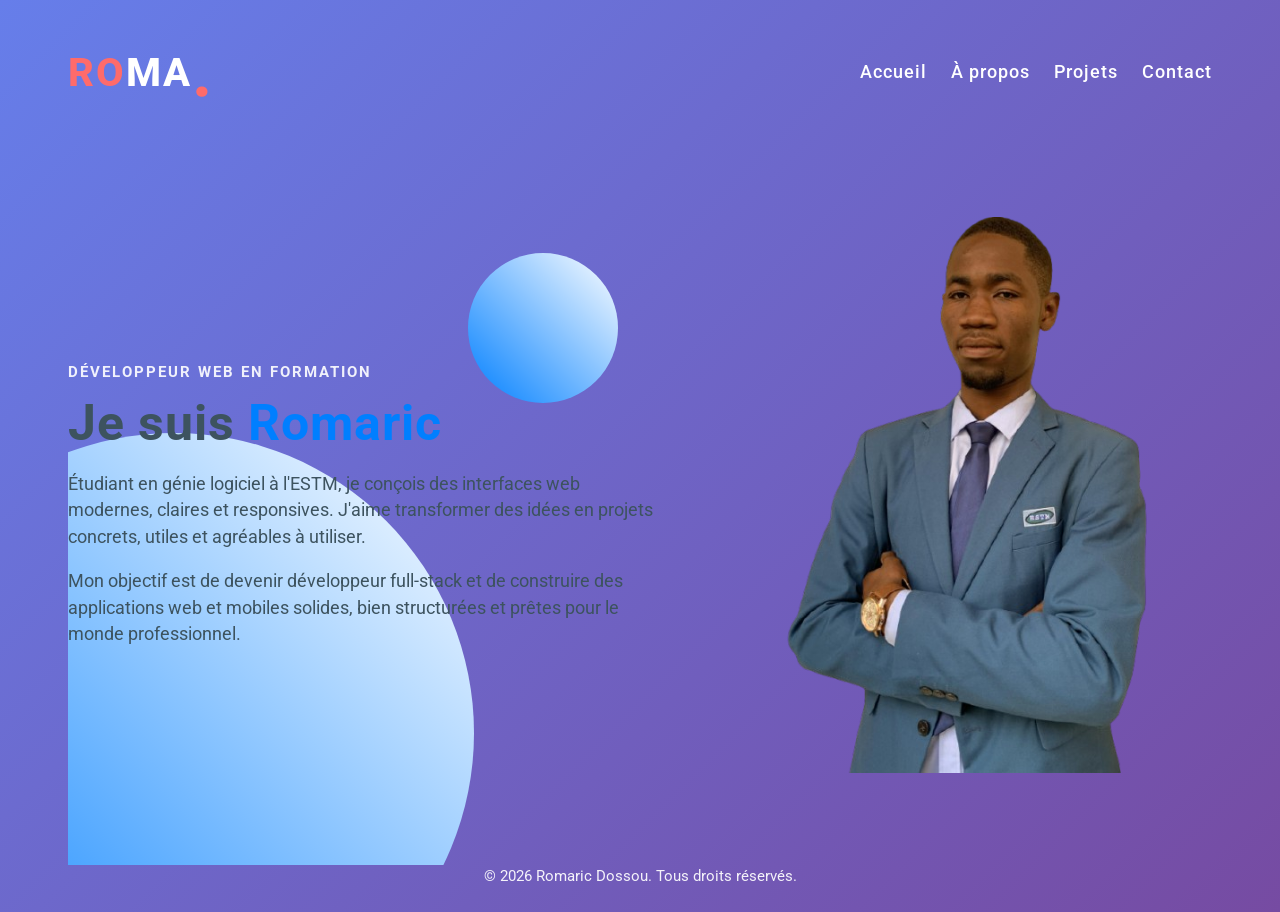
<file: index.html>
<!DOCTYPE html>
<html lang="fr">
<head>
    <meta charset="UTF-8">
    <meta name="viewport" content="width=device-width, initial-scale=1.0">
    <title>Portfolio | Accueil</title>
    <link rel="stylesheet" href="./css/style.css">
    <link href="https://fonts.googleapis.com/css2?family=Roboto:wght@300;400;700&display=swap" rel="stylesheet">
</head>
<body class="container">
    <header>
        <nav class="entete">
            <a class="logo" href="./index.html" aria-label="Retour à l'accueil">
                <span>Ro</span>ma<b>.</b>
            </a>
            <ul class="menu">
                <li><a href="./index.html">Accueil</a></li>
                <li><a href="./pages/about.html">À propos</a></li>
                <li><a href="./pages/projets.html">Projets</a></li>
                <li><a href="./pages/contact.html">Contact</a></li>
            </ul>
        </nav>
    </header>

    <main>
        <section class="corps">
            <div class="Cgauche">
                <p class="eyebrow">Développeur web en formation</p>
                <h1><span class="textB">Je suis <span class="textC">Romaric</span></span></h1>
                <p>
                    Étudiant en génie logiciel à l'ESTM, je conçois des interfaces web modernes, claires et
                    responsives. J'aime transformer des idées en projets concrets, utiles et agréables à utiliser.
                </p>
                <p>
                    Mon objectif est de devenir développeur full-stack et de construire des applications web et
                    mobiles solides, bien structurées et prêtes pour le monde professionnel.
                </p>
            </div>
            <div class="Cdroite">
                <img src="./images/moi-removebg-preview (1).png" alt="Portrait de Romaric Dossou">
            </div>
        </section>
    </main>

    <footer>
        <p>&copy; 2026 Romaric Dossou. Tous droits réservés.</p>
    </footer>
</body>
</html>
</file>
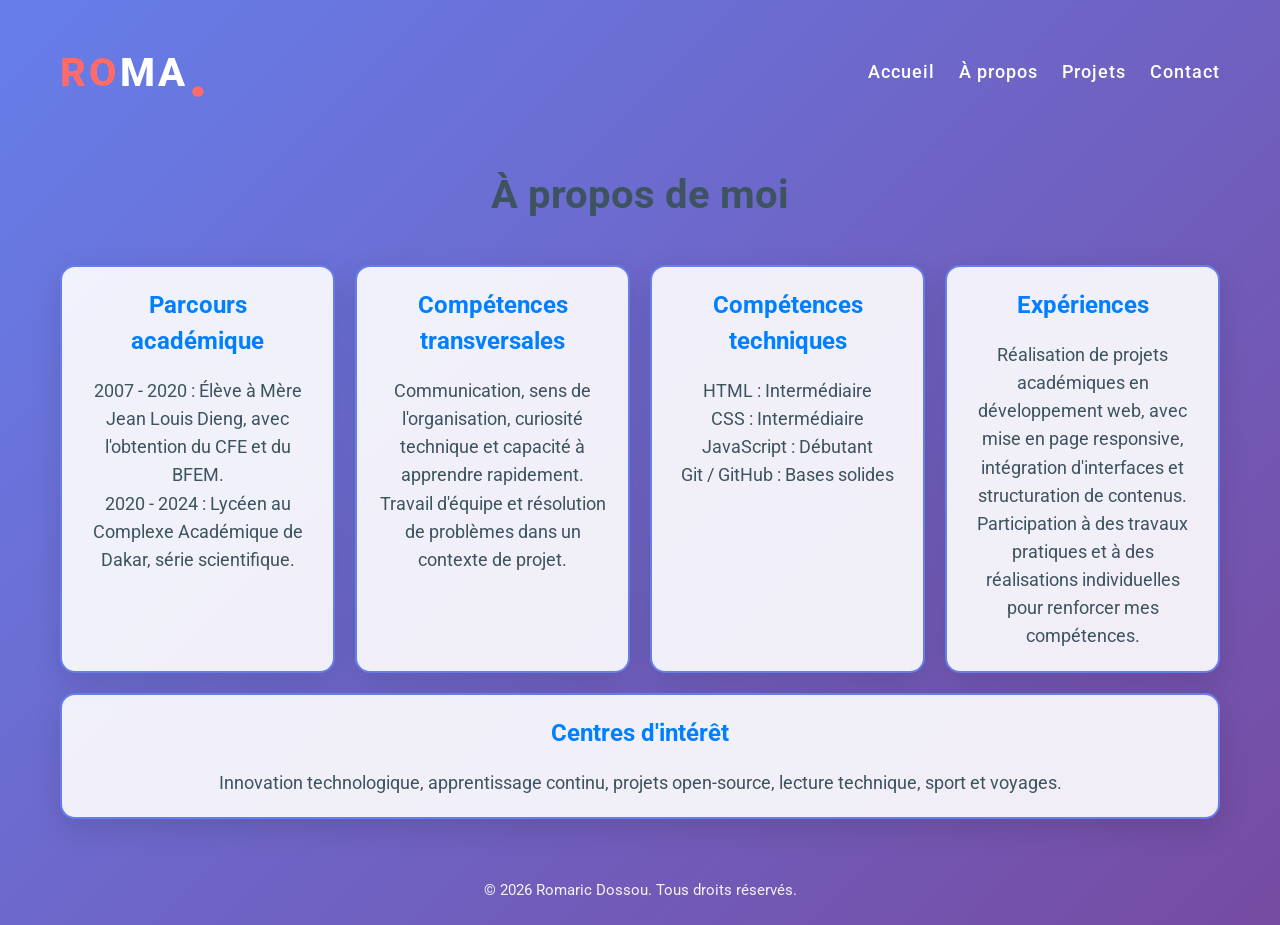
<file: html/about.html>
<!DOCTYPE html>
<html lang="fr">
<head>
    <meta charset="UTF-8">
    <meta name="viewport" content="width=device-width, initial-scale=1.0">
    <title>Portfolio | À propos</title>
    <link rel="stylesheet" href="./css/style.css">
    <link href="https://fonts.googleapis.com/css2?family=Roboto:wght@300;400;700&display=swap" rel="stylesheet">
</head>
<body class="container">
    <header>
        <nav class="entete">
            <a class="logo" href="./index.html" aria-label="Retour à l'accueil"><span>Ro</span>ma<b>.</b></a>
            <ul class="menu">
                <li><a href="./index.html">Accueil</a></li>
                <li><a href="./about.html">À propos</a></li>
                <li><a href="./projets.html">Projets</a></li>
                <li><a href="./contact.html">Contact</a></li>
            </ul>
        </nav>
    </header>

    <main>
        <section class="about">
            <h2>À propos de moi</h2>
            <div class="about-container">
                <div class="about-card">
                    <h3>Parcours académique</h3>
                    <p>
                        2007 - 2020 : Élève à Mère Jean Louis Dieng, avec l'obtention du CFE et du BFEM.<br>
                        2020 - 2024 : Lycéen au Complexe Académique de Dakar, série scientifique.
                    </p>
                </div>
                <div class="about-card">
                    <h3>Compétences transversales</h3>
                    <p>
                        Communication, sens de l'organisation, curiosité technique et capacité à apprendre
                        rapidement.<br>
                        Travail d'équipe et résolution de problèmes dans un contexte de projet.
                    </p>
                </div>
                <div class="about-card">
                    <h3>Compétences techniques</h3>
                    <p>
                        HTML : Intermédiaire<br>
                        CSS : Intermédiaire<br>
                        JavaScript : Débutant<br>
                        Git / GitHub : Bases solides
                    </p>
                </div>
                <div class="about-card">
                    <h3>Expériences</h3>
                    <p>
                        Réalisation de projets académiques en développement web, avec mise en page responsive,
                        intégration d'interfaces et structuration de contenus.<br>
                        Participation à des travaux pratiques et à des réalisations individuelles pour renforcer mes
                        compétences.
                    </p>
                </div>
                <div class="about-card center">
                    <h3>Centres d'intérêt</h3>
                    <p>
                        Innovation technologique, apprentissage continu, projets open-source, lecture technique, sport et voyages.
                    </p>
                </div>
            </div>
        </section>
    </main>

    <footer>
        <p>&copy; 2026 Romaric Dossou. Tous droits réservés.</p>
    </footer>
</body>
</html>
</file>
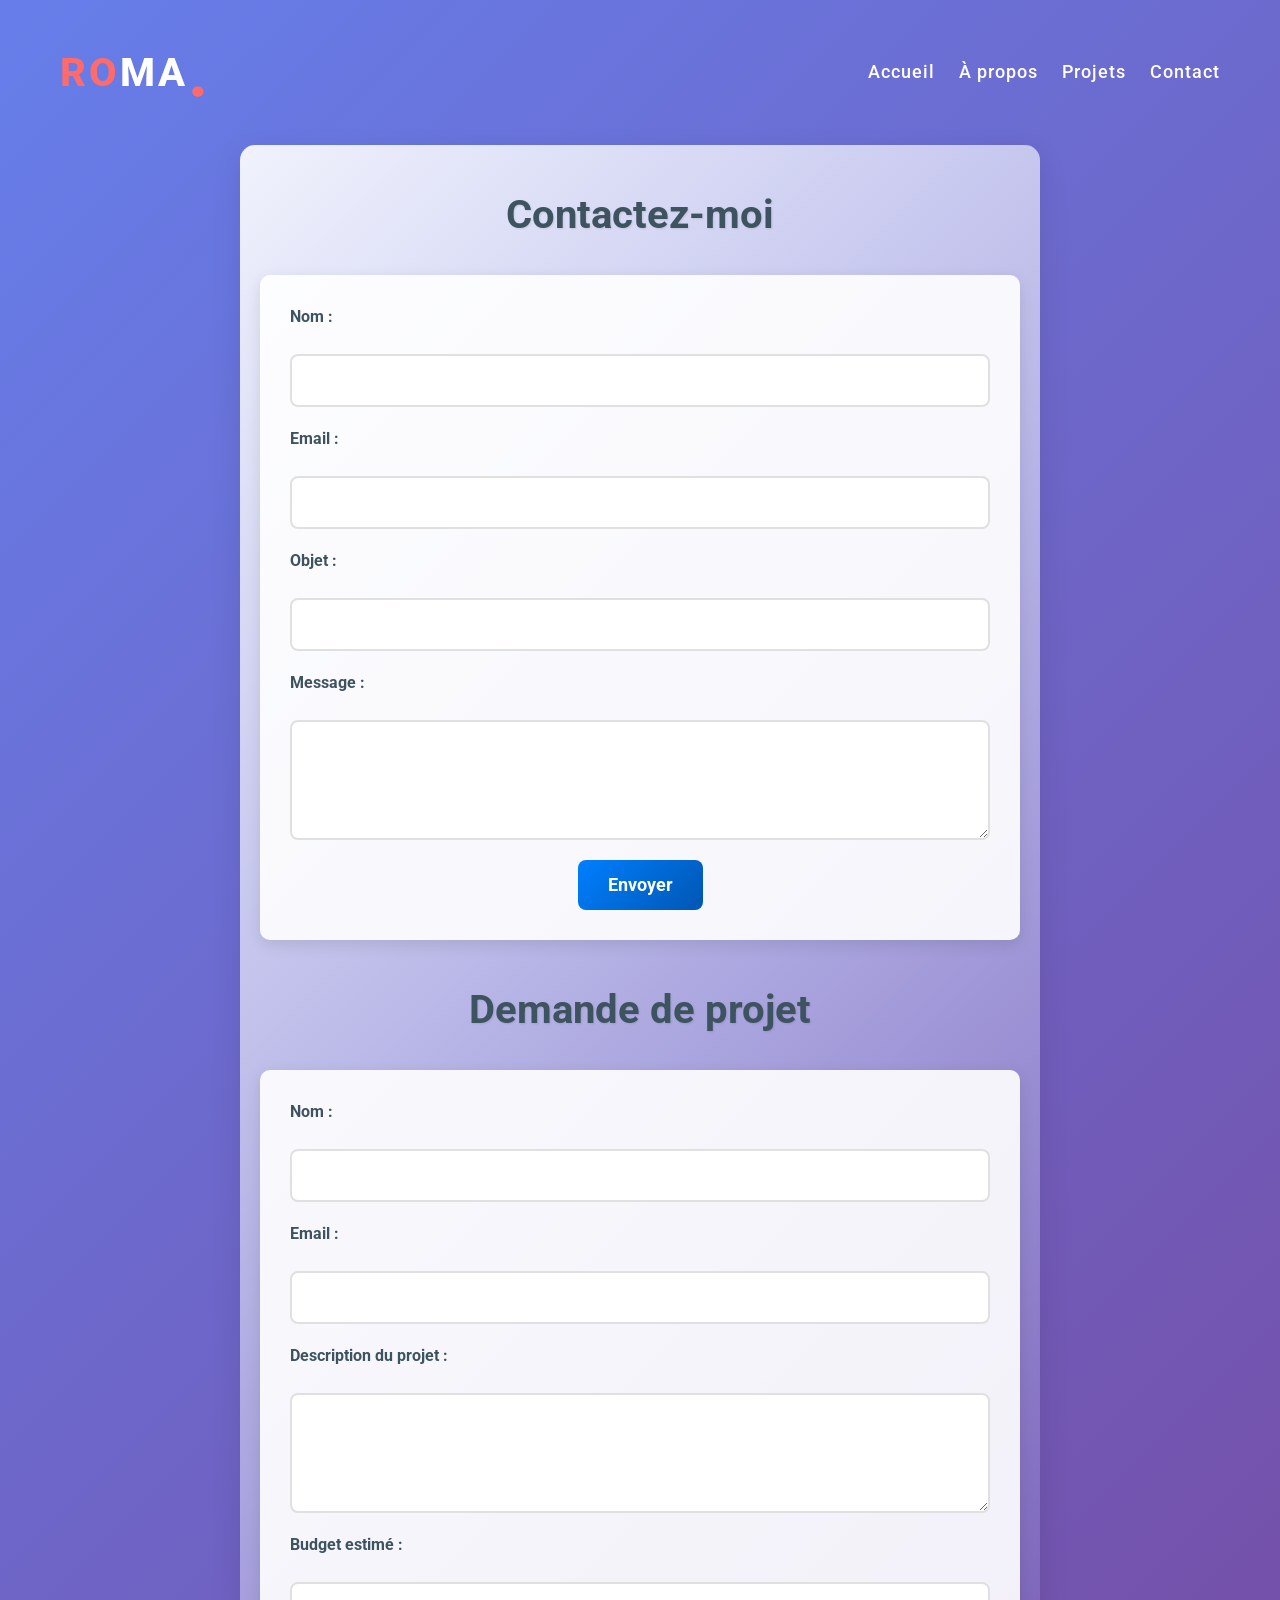
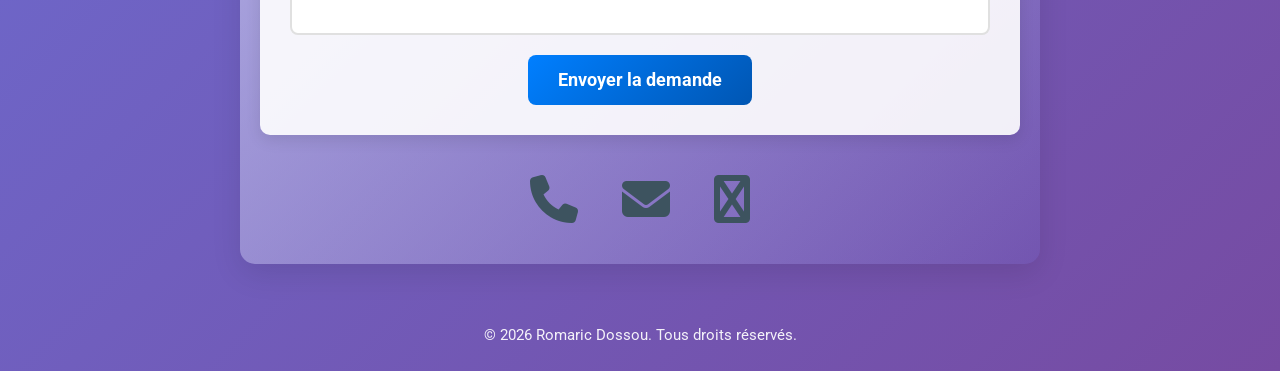
<file: html/contact.html>
<!DOCTYPE html>
<html lang="fr">
<head>
    <meta charset="UTF-8">
    <meta name="viewport" content="width=device-width, initial-scale=1.0">
    <title>Portfolio | Contact</title>
    <link rel="stylesheet" href="./css/style.css">
    <link rel="stylesheet" href="./css/contact.css">
    <link rel="stylesheet" href="https://cdnjs.cloudflare.com/ajax/libs/font-awesome/6.4.2/css/all.min.css">
    <link href="https://fonts.googleapis.com/css2?family=Roboto:wght@300;400;700&display=swap" rel="stylesheet">
</head>
<body class="container">
    <header>
        <nav class="entete">
            <a class="logo" href="./index.html" aria-label="Retour à l'accueil"><span>Ro</span>ma<b>.</b></a>
            <ul class="menu">
                <li><a href="./index.html">Accueil</a></li>
                <li><a href="./about.html">À propos</a></li>
                <li><a href="./projets.html">Projets</a></li>
                <li><a href="./contact.html">Contact</a></li>
            </ul>
        </nav>
    </header>

    <main>
        <section class="contact">
            <h2>Contactez-moi</h2>
            <form>
                <label for="name">Nom :</label>
                <input type="text" id="name" name="name" required>

                <label for="email">Email :</label>
                <input type="email" id="email" name="email" required>

                <label for="subject">Objet :</label>
                <input type="text" id="subject" name="subject" required>

                <label for="message">Message :</label>
                <textarea name="message" id="message" required></textarea>
                <button type="submit">Envoyer</button>
            </form>

            <h2>Demande de projet</h2>
            <form class="project-request">
                <label for="client_name">Nom :</label>
                <input type="text" id="client_name" name="client_name" required>

                <label for="client_email">Email :</label>
                <input type="email" id="client_email" name="client_email" required>

                <label for="project_description">Description du projet :</label>
                <textarea name="project_description" id="project_description" required></textarea>

                <label for="budget">Budget estimé :</label>
                <input type="text" id="budget" name="budget">

                <button type="submit">Envoyer la demande</button>
            </form>

            <div class="contact-info">
                <a href="tel:778382833" aria-label="Téléphoner à Romaric"><i class="fa fa-phone"></i></a>
                <a href="mailto:romaricdossou18@gmail.com" aria-label="Envoyer un email à Romaric"><i class="fa fa-envelope"></i></a>
                <a href="https://www.linkedin.com/in/romaric-dossou-38343a3ab/" target="_blank" rel="noopener noreferrer" aria-label="Voir le profil LinkedIn de Romaric"><i class="fa fa-linkedin"></i></a>
            </div>
        </section>
    </main>

    <footer>
        <p>&copy; 2026 Romaric Dossou. Tous droits réservés.</p>
    </footer>
</body>
</html>
</file>
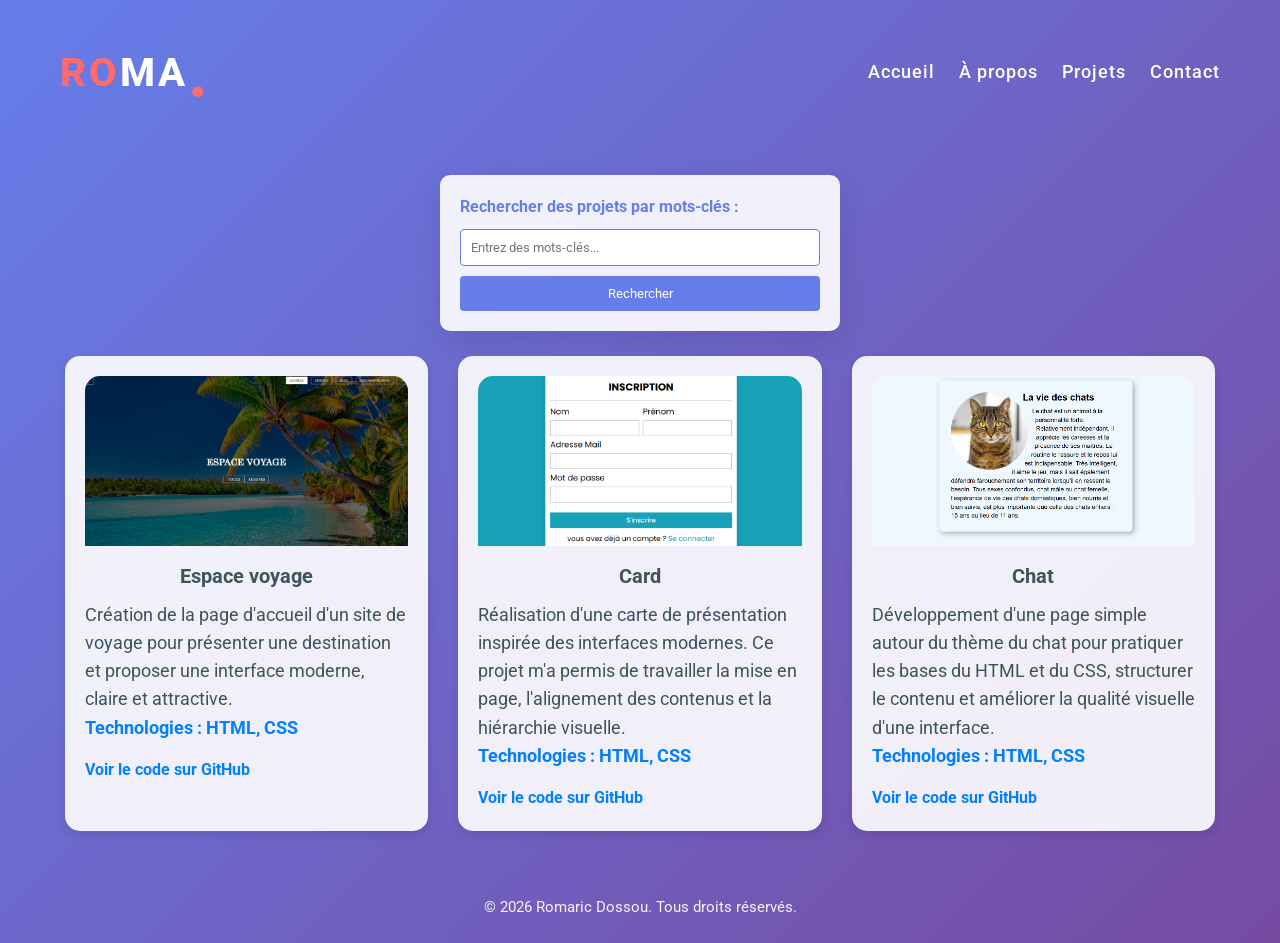
<file: html/projets.html>
<!DOCTYPE html>
<html lang="fr">
<head>
    <meta charset="UTF-8">
    <meta name="viewport" content="width=device-width, initial-scale=1.0">
    <title>Portfolio | Projets</title>
    <link rel="stylesheet" href="./css/style.css">
    <link rel="stylesheet" href="./css/projet.css">
    <link href="https://fonts.googleapis.com/css2?family=Roboto:wght@300;400;700&display=swap" rel="stylesheet">
</head>
<body class="container">
    <header>
        <nav class="entete">
            <a class="logo" href="./index.html" aria-label="Retour à l'accueil"><span>Ro</span>ma<b>.</b></a>
            <ul class="menu">
                <li><a href="./index.html">Accueil</a></li>
                <li><a href="./about.html">À propos</a></li>
                <li><a href="./projets.html">Projets</a></li>
                <li><a href="./contact.html">Contact</a></li>
            </ul>
        </nav>
    </header>

    <main>
        <section class="projet">
            <form class="search-form">
                <label for="search">Rechercher des projets par mots-clés :</label>
                <input type="text" id="search" name="search" placeholder="Entrez des mots-clés...">
                <button type="submit">Rechercher</button>
            </form>

            <div class="project-container">
                <article class="project-card">
                    <img src="./images/VOYAGE.png" alt="Aperçu du projet Espace Voyage">
                    <h3>Espace voyage</h3>
                    <p>
                        Création de la page d'accueil d'un site de voyage pour présenter une destination et proposer
                        une interface moderne, claire et attractive.
                    </p>
                    <p class="project-tech">Technologies : HTML, CSS</p>
                    <a href="https://github.com/romaricdossou/ESPACE-VOYAGE" target="_blank" rel="noopener noreferrer">Voir le code sur GitHub</a>
                </article>

                <article class="project-card">
                    <img src="./images/Card.PNG" alt="Aperçu du projet Card">
                    <h3>Card</h3>
                    <p>
                        Réalisation d'une carte de présentation inspirée des interfaces modernes. Ce projet m'a permis
                        de travailler la mise en page, l'alignement des contenus et la hiérarchie visuelle.
                    </p>
                    <p class="project-tech">Technologies : HTML, CSS</p>
                    <a href="https://github.com/romaricdossou/CARD" target="_blank" rel="noopener noreferrer">Voir le code sur GitHub</a>
                </article>

                <article class="project-card">
                    <img src="./images/Chat.png" alt="Aperçu du projet Chat">
                    <h3>Chat</h3>
                    <p>
                        Développement d'une page simple autour du thème du chat pour pratiquer les bases du HTML et du
                        CSS, structurer le contenu et améliorer la qualité visuelle d'une interface.
                    </p>
                    <p class="project-tech">Technologies : HTML, CSS</p>
                    <a href="https://github.com/romaricdossou/CAT" target="_blank" rel="noopener noreferrer">Voir le code sur GitHub</a>
                </article>
            </div>
        </section>
    </main>

    <footer>
        <p>&copy; 2026 Romaric Dossou. Tous droits réservés.</p>
    </footer>
</body>
</html>
</file>
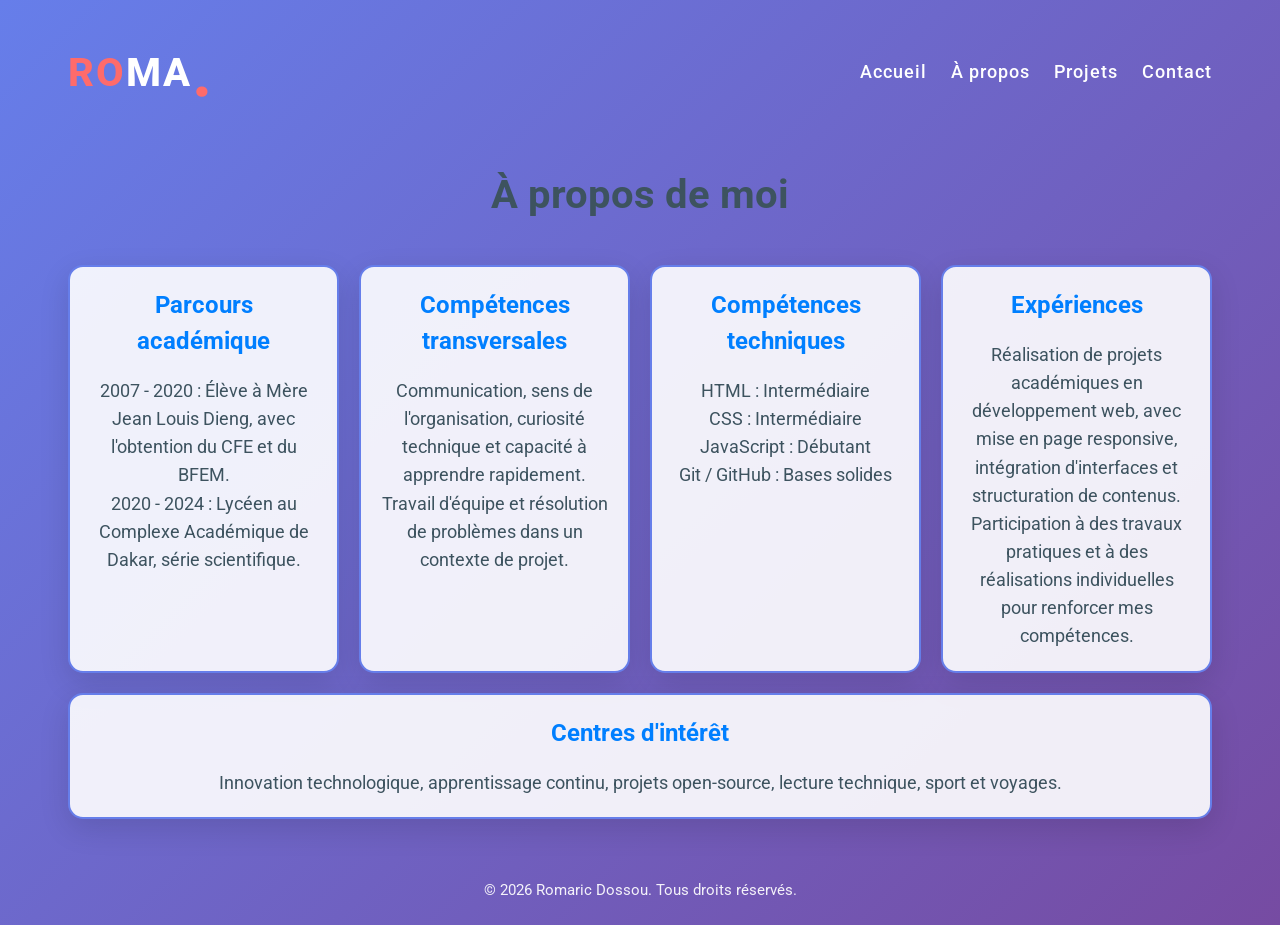
<file: pages/about.html>
<!DOCTYPE html>
<html lang="fr">
<head>
    <meta charset="UTF-8">
    <meta name="viewport" content="width=device-width, initial-scale=1.0">
    <title>Portfolio | À propos</title>
    <link rel="stylesheet" href="../css/style.css">
    <link href="https://fonts.googleapis.com/css2?family=Roboto:wght@300;400;700&display=swap" rel="stylesheet">
</head>
<body class="container">
    <header>
        <nav class="entete">
            <a class="logo" href="../index.html" aria-label="Retour à l'accueil"><span>Ro</span>ma<b>.</b></a>
            <ul class="menu">
                <li><a href="../index.html">Accueil</a></li>
                <li><a href="./about.html">À propos</a></li>
                <li><a href="./projets.html">Projets</a></li>
                <li><a href="./contact.html">Contact</a></li>
            </ul>
        </nav>
    </header>

    <main>
        <section class="about">
            <h2>À propos de moi</h2>
            <div class="about-container">
                <div class="about-card">
                    <h3>Parcours académique</h3>
                    <p>
                        2007 - 2020 : Élève à Mère Jean Louis Dieng, avec l'obtention du CFE et du BFEM.<br>
                        2020 - 2024 : Lycéen au Complexe Académique de Dakar, série scientifique.
                    </p>
                </div>
                <div class="about-card">
                    <h3>Compétences transversales</h3>
                    <p>
                        Communication, sens de l'organisation, curiosité technique et capacité à apprendre
                        rapidement.<br>
                        Travail d'équipe et résolution de problèmes dans un contexte de projet.
                    </p>
                </div>
                <div class="about-card">
                    <h3>Compétences techniques</h3>
                    <p>
                        HTML : Intermédiaire<br>
                        CSS : Intermédiaire<br>
                        JavaScript : Débutant<br>
                        Git / GitHub : Bases solides
                    </p>
                </div>
                <div class="about-card">
                    <h3>Expériences</h3>
                    <p>
                        Réalisation de projets académiques en développement web, avec mise en page responsive,
                        intégration d'interfaces et structuration de contenus.<br>
                        Participation à des travaux pratiques et à des réalisations individuelles pour renforcer mes
                        compétences.
                    </p>
                </div>
                <div class="about-card center">
                    <h3>Centres d'intérêt</h3>
                    <p>
                        Innovation technologique, apprentissage continu, projets open-source, lecture technique, sport et voyages.
                    </p>
                </div>
            </div>
        </section>
    </main>

    <footer>
        <p>&copy; 2026 Romaric Dossou. Tous droits réservés.</p>
    </footer>
</body>
</html>
</file>
<file: css/style.css>
:root{
    --my-color-gris: #f3f5f8;
    --my-color-gris-fonce: #3d535f;
    --my-color-accent: #ff6b6b;
    --my-color-bleu: #007fff;
    --my-color-surface: rgba(255, 255, 255, 0.9);
    --my-shadow: 0 10px 30px rgba(0, 0, 0, 0.12);
}

*{
    margin: 0;
    padding: 0;
    box-sizing: border-box;
    font-family: 'Roboto', sans-serif;
}

html,
body{
    width: 100%;
}

body{
    line-height: 1.5;
    overflow-x: hidden;
}

html{
    scroll-behavior: smooth;
}

a{
    text-decoration: none;
}

img{
    display: block;
    max-width: 100%;
    height: auto;
}

h1,
h2,
h3,
p,
a,
label,
input,
textarea,
button{
    overflow-wrap: break-word;
}

.container{
    min-height: 100vh;
    display: flex;
    flex-direction: column;
    background: linear-gradient(135deg, #667eea 0%, #764ba2 100%);
    color: white;
}

main{
    flex: 1;
    width: min(1200px, 100%);
    margin: 0 auto;
    padding: 0 clamp(16px, 4vw, 28px);
}

.entete{
    display: flex;
    width: min(1200px, 100%);
    margin: 0 auto;
    justify-content: space-between;
    align-items: center;
    min-height: 80px;
    gap: 24px;
    padding: 20px clamp(16px, 4vw, 28px);
}

.logo{
    display: inline-flex;
    align-items: center;
    flex-shrink: 0;
    font-size: clamp(28px, 5vw, 40px);
    font-weight: 800;
    color: white;
    letter-spacing: 2px;
    text-transform: uppercase;
}

b{
    font-size: clamp(44px, 8vw, 70px);
    color: var(--my-color-accent);
}

.logo span{
    color: var(--my-color-accent);
}

.menu{
    display: flex;
    list-style: none;
    flex-wrap: wrap;
    justify-content: flex-end;
    gap: 10px 24px;
}

.menu li a{
    font-size: clamp(0.95rem, 2vw, 1.1rem);
    font-weight: 500;
    color: white;
    letter-spacing: 1px;
    display: inline-block;
    padding: 8px 0;
}

.menu li a:hover,
.menu li a:focus-visible{
    color: var(--my-color-accent);
}

.corps{
    position: relative;
    display: grid;
    grid-template-columns: minmax(0, 1.1fr) minmax(260px, 0.9fr);
    width: 100%;
    min-height: calc(100vh - 180px);
    align-items: center;
    gap: clamp(28px, 5vw, 56px);
    padding: 40px 0 60px;
    overflow: hidden;
    animation: fadeIn 1s ease-in;
}

@keyframes fadeIn {
    from { opacity: 0; transform: translateY(20px); }
    to { opacity: 1; transform: translateY(0); }
}

.Cgauche{
    width: 100%;
    min-width: 0;
    z-index: 5;
}

.Cdroite{
    display: flex;
    justify-content: center;
    min-width: 0;
    border-radius: 10px;
    z-index: 4;
}

.Cdroite img{
    width: min(100%, 360px);
}

.eyebrow{
    margin-bottom: 12px;
    color: rgba(255, 255, 255, 0.9);
    font-size: 0.95rem;
    font-weight: 700;
    letter-spacing: 2px;
    text-transform: uppercase;
}

.textB{
    position: relative;
    display: inline-block;
    font-size: clamp(2rem, 5vw, 3.125rem);
    letter-spacing: 1px;
    color: var(--my-color-gris-fonce);
    line-height: 1.15;
}

.textC{
    color: var(--my-color-bleu);
}

p{
    width: 100%;
    font-size: clamp(1rem, 2vw, 1.1rem);
    color: var(--my-color-gris-fonce);
    margin-top: 18px;
}

.corps::before{
    position: absolute;
    content: '';
    height: 600px;
    width: 600px;
    border-radius: 50%;
    background: linear-gradient(45deg, #007fff, white);
    left: -17%;
    top: 40%;
    animation: beforeAnime 6s linear infinite;
}

@keyframes beforeAnime{
    50%{
        left: -13%;
        top: 41%;
    }
}

.corps::after{
    position: absolute;
    content: '';
    height: 150px;
    width: 150px;
    border-radius: 50%;
    background: linear-gradient(45deg, #007fff, white);
    left: 35%;
    top: 15%;
    animation: afterAnime 6s linear infinite;
}

@keyframes afterAnime{
    50%{
        left: 27%;
        top: 10%;
    }
}

h3{
    font-size: 20px;
}

.about{
    padding: 20px 0 60px;
    text-align: center;
}

.about h2{
    font-size: clamp(1.8rem, 5vw, 2.5rem);
    color: var(--my-color-gris-fonce);
    margin-bottom: clamp(24px, 5vw, 40px);
}

.about-container{
    display: grid;
    grid-template-columns: repeat(auto-fit, minmax(min(100%, 260px), 1fr));
    gap: 20px;
    max-width: 1200px;
    margin: 0 auto;
}

.about-card{
    background-color: var(--my-color-surface);
    border: 2px solid #667eea;
    border-radius: 15px;
    padding: 20px;
    box-shadow: var(--my-shadow);
    transition: transform 0.3s ease, box-shadow 0.3s ease;
    animation: slideIn 0.5s ease-out;
}

@keyframes slideIn{
    from { opacity: 0; transform: translateX(-20px); }
    to { opacity: 1; transform: translateX(0); }
}

.about-card:hover{
    transform: translateY(-5px);
    box-shadow: 0 8px 16px rgba(0, 0, 0, 0.2);
}

.center{
    grid-column: 1 / -1;
    text-align: center;
}

.about-card h3{
    color: #007fff;
    margin-bottom: 15px;
    font-size: 1.5em;
}

.about-card p{
    color: var(--my-color-gris-fonce);
    line-height: 1.6;
}

.contact{
    max-width: 800px;
    margin: 0 auto 60px;
    padding: clamp(18px, 4vw, 40px) clamp(12px, 3vw, 20px);
    background: linear-gradient(135deg, rgba(255, 255, 255, 0.9) 0%, rgba(102, 126, 234, 0.1) 100%);
    border-radius: 15px;
    box-shadow: 0 10px 30px rgba(0, 0, 0, 0.1);
    animation: zoomIn 0.8s ease-out;
}

@keyframes zoomIn{
    from { opacity: 0; transform: scale(0.9); }
    to { opacity: 1; transform: scale(1); }
}

.contact h2{
    text-align: center;
    color: #3d535f;
    font-size: clamp(1.6rem, 5vw, 2.5rem);
    margin-bottom: clamp(20px, 4vw, 30px);
    text-shadow: 1px 1px 2px rgba(0, 0, 0, 0.1);
}

form{
    display: flex;
    flex-direction: column;
    gap: clamp(14px, 3vw, 20px);
    padding: clamp(16px, 4vw, 30px);
    background: rgba(255, 255, 255, 0.9);
    border-radius: 10px;
    box-shadow: 0 5px 15px rgba(0, 0, 0, 0.1);
    margin-bottom: 40px;
}

.project-request{
    margin-top: 0;
}

form label{
    font-weight: bold;
    color: #3d535f;
    margin-bottom: 5px;
    display: block;
}

form input,
form textarea{
    width: 100%;
    padding: 15px;
    border: 2px solid #e0e0e0;
    border-radius: 8px;
    font-size: 1em;
    transition: border-color 0.3s ease, box-shadow 0.3s ease;
}

form input:focus,
form textarea:focus{
    border-color: #007FFF;
    box-shadow: 0 0 10px rgba(0, 127, 255, 0.3);
    outline: none;
}

form textarea{
    resize: vertical;
    min-height: 120px;
}

form button{
    padding: 15px 30px;
    background: linear-gradient(135deg, #007FFF 0%, #0056b3 100%);
    color: white;
    border: none;
    border-radius: 8px;
    font-size: 1.1em;
    font-weight: bold;
    cursor: pointer;
    transition: transform 0.2s ease, box-shadow 0.2s ease;
    align-self: center;
}

form button:hover{
    transform: translateY(-2px);
    box-shadow: 0 5px 15px rgba(0, 127, 255, 0.4);
}

.contact-info{
    text-align: center;
    margin-top: 30px;
    display: flex;
    justify-content: center;
    flex-wrap: wrap;
    gap: 16px 28px;
}

.contact-info a{
    display: inline-block;
    margin: 0;
    transition: transform 0.3s ease;
}

.contact-info a:hover{
    transform: scale(1.1);
}

.contact-info a:focus-visible{
    outline: 2px solid #007FFF;
    outline-offset: 4px;
    border-radius: 8px;
}

.fa{
    font-size: 48px;
    color: #3d535f;
    transition: color 0.3s ease;
}

.fa:hover{
    color: #007FFF;
}

.projet{
    padding-top: 10px;
    padding-bottom: 60px;
}

.search-form{
    display: flex;
    flex-direction: column;
    gap: 10px;
    padding: 20px;
    background-color: rgba(255, 255, 255, 0.9);
    border-radius: 10px;
    width: min(100%, 440px);
    margin: 20px auto;
    box-shadow: 0 10px 30px rgba(0, 0, 0, 0.1);
}

.search-form label{
    font-weight: bold;
    color: #667eea;
}

.search-form input{
    padding: 10px;
    border: 1px solid #667eea;
    border-radius: 4px;
}

.search-form button{
    padding: 10px;
    background-color: #667eea;
    color: white;
    border: none;
    border-radius: 4px;
    cursor: pointer;
}

.search-form button:hover{
    background-color: #5a67d8;
}

.project-container{
    display: grid;
    grid-template-columns: repeat(auto-fit, minmax(min(100%, 280px), 1fr));
    gap: 20px;
    align-items: stretch;
}

.project-card{
    background-color: rgba(255, 255, 255, 0.9);
    padding: 20px;
    border-radius: 15px;
    box-shadow: 0 4px 8px rgba(0, 0, 0, 0.1);
    height: auto;
    width: 100%;
    min-height: 475px;
    transition: transform 0.3s ease, box-shadow 0.3s ease;
    animation: fadeInUp 0.6s ease-out;
}

@keyframes fadeInUp{
    from { opacity: 0; transform: translateY(30px); }
    to { opacity: 1; transform: translateY(0); }
}

.project-card:hover{
    transform: scale(1.03);
    box-shadow: 0 8px 16px rgba(0, 0, 0, 0.2);
}

.project-card h3{
    margin-top: 0;
    margin-bottom: 10px;
    text-align: center;
    color: #3d535f;
}

.project-card p{
    margin-top: 0;
    line-height: 1.6;
}

.project-card img{
    height: 170px;
    width: 100%;
    margin-bottom: 15px;
    border-radius: 15px 15px 0 0;
    object-fit: cover;
}

.project-tech{
    margin: 16px 0;
    font-weight: bold;
    color: #007FFF;
}

.project-card a{
    color: #007FFF;
    font-weight: bold;
}

.project-card a:hover{
    text-decoration: underline;
}

footer{
    width: min(1200px, 100%);
    margin: 0 auto;
    padding: 0 clamp(16px, 4vw, 28px) 24px;
}

footer p{
    margin-top: 0;
    color: rgba(255, 255, 255, 0.92);
    text-align: center;
    font-size: 0.95rem;
}

@media (max-width: 900px){
    .entete{
        flex-direction: column;
        padding-top: 16px;
        padding-bottom: 16px;
    }

    .menu{
        justify-content: center;
        width: 100%;
    }

    .corps{
        grid-template-columns: 1fr;
        min-height: auto;
        padding: 30px 0 40px;
    }

    .Cgauche{
        width: 100%;
        text-align: center;
    }

    .Cdroite{
        margin-top: 10px;
    }

    .Cdroite img{
        width: min(72vw, 300px);
    }

    p{
        font-size: 1rem;
    }

    .corps::before,
    .corps::after{
        display: none;
    }

    .about{
        padding: 10px 0 40px;
    }

    .about h2{
        font-size: 2em;
    }

    .about-container{
        grid-template-columns: 1fr;
    }

    .contact{
        margin-bottom: 40px;
        padding: 20px 12px;
    }

    form{
        padding: 20px;
    }

    .contact h2{
        font-size: 2em;
    }

    .contact-info a{
        margin: 0 10px;
    }

    .fa{
        font-size: 40px;
    }

    .projet{
        padding-bottom: 40px;
    }
    .project-card{
        width: 100%;
        max-width: 440px;
        min-height: auto;
        justify-self: center;
    }

    .search-form{
        width: 100%;
    }
}

@media (max-width: 480px){
    .entete{
        align-items: center;
        gap: 12px;
        padding: 14px 16px;
    }

    .menu{
        width: 100%;
        flex-wrap: wrap;
        justify-content: center;
        gap: 8px 16px;
        margin-top: 8px;
    }

    .menu li{
        width: auto;
        max-width: none;
    }

    .menu li a{
        font-size: 0.95rem;
        width: auto;
        text-align: center;
        padding: 6px 0;
        background: transparent;
    }

    .eyebrow{
        font-size: 0.8rem;
        letter-spacing: 1.5px;
    }

    .corps{
        gap: 24px;
        padding: 20px 0 32px;
    }

    .Cdroite img{
        width: min(70vw, 220px);
    }

    .about h2{
        font-size: 1.75rem;
        margin-bottom: 24px;
    }

    .about-card{
        padding: 16px;
    }

    .about-card h3{
        font-size: 1.2rem;
    }

    main{
        padding: 0 16px;
    }

    footer{
        padding: 0 16px 20px;
    }

    footer p{
        font-size: 0.85rem;
    }

    .contact{
        margin-bottom: 28px;
        padding: 16px 0;
        border-radius: 12px;
        box-shadow: none;
        background: transparent;
    }

    .contact h2{
        font-size: 1.6rem;
        margin-bottom: 20px;
    }

    form{
        gap: 14px;
        padding: 16px;
        margin-bottom: 24px;
        border-radius: 12px;
    }

    form input,
    form textarea,
    form button{
        width: 100%;
    }

    form button{
        font-size: 1rem;
        padding: 14px 18px;
    }

    .contact-info{
        gap: 14px;
    }

    .contact-info a{
        margin: 0;
    }

    .fa{
        font-size: 34px;
    }

    .projet{
        padding-top: 0;
        padding-bottom: 32px;
    }

    .search-form{
        max-width: 100%;
        padding: 16px;
        margin: 12px auto 18px;
        border-radius: 12px;
    }

    .search-form input,
    .search-form button{
        width: 100%;
    }

    .project-container{
        gap: 16px;
    }

    .project-card{
        width: 100%;
        padding: 16px;
        border-radius: 12px;
        max-width: none;
    }

    .project-card img{
        height: 150px;
    }

    .project-card h3{
        font-size: 1.15rem;
    }

    .project-tech{
        margin: 12px 0;
        font-size: 0.95rem;
    }
}

@media (max-width: 360px){
    .menu li{
        width: auto;
        max-width: none;
    }

    .contact h2,
    .about h2{
        font-size: 1.5rem;
    }

    .project-card img{
        height: 135px;
    }
}
</file>
<file: html/css/style.css>
:root{
    --my-color-gris: #f3f5f8;
    --my-color-gris-fonce: #3d535f;
    --my-color-accent: #ff6b6b;
    --my-color-bleu: #007fff;
    --my-color-surface: rgba(255, 255, 255, 0.9);
    --my-shadow: 0 10px 30px rgba(0, 0, 0, 0.12);
}

*{
    margin: 0;
    padding: 0;
    box-sizing: border-box;
    font-family: 'Roboto', sans-serif;
}

body{
    line-height: 1.5;
    overflow-x: hidden;
}

a{
    text-decoration: none;
}

img{
    display: block;
    max-width: 100%;
}

.container{
    min-height: 100vh;
    display: flex;
    flex-direction: column;
    background: linear-gradient(135deg, #667eea 0%, #764ba2 100%);
    color: white;
}

main{
    flex: 1;
    width: min(1200px, 100%);
    margin: 0 auto;
    padding: 0 20px;
}

.entete{
    display: flex;
    width: min(1200px, 100%);
    margin: 0 auto;
    justify-content: space-between;
    align-items: center;
    min-height: 80px;
    padding: 20px;
}

.logo{
    display: inline-flex;
    align-items: center;
    font-size: 40px;
    font-weight: 800;
    color: white;
    letter-spacing: 3px;
    text-transform: uppercase;
}

b{
    font-size: 70px;
    color: var(--my-color-accent);
}

.logo span{
    color: var(--my-color-accent);
}

.menu{
    display: flex;
    list-style: none;
    gap: 24px;
}

.menu li a{
    font-size: 1.1rem;
    font-weight: 500;
    color: white;
    letter-spacing: 1px;
    display: inline-block;
    padding: 8px 0;
}

.menu li a:hover,
.menu li a:focus-visible{
    color: var(--my-color-accent);
}

.corps{
    display: flex;
    width: 100%;
    min-height: calc(100vh - 180px);
    justify-content: center;
    align-items: center;
    gap: 40px;
    padding: 40px 20px 60px;
    overflow: hidden;
    animation: fadeIn 1s ease-in;
}

@keyframes fadeIn {
    from { opacity: 0; transform: translateY(20px); }
    to { opacity: 1; transform: translateY(0); }
}

.Cgauche{
    width: 50%;
    z-index: 5;
}

.Cdroite{
    display: flex;
    justify-content: center;
    border-radius: 10px;
}

.Cdroite img{
    max-width: 360px;
}

.eyebrow{
    margin-bottom: 12px;
    color: rgba(255, 255, 255, 0.9);
    font-size: 0.95rem;
    font-weight: 700;
    letter-spacing: 2px;
    text-transform: uppercase;
}

.textB{
    position: relative;
    font-size: 50px;
    letter-spacing: 1px;
    color: var(--my-color-gris-fonce);
}

.textC{
    color: var(--my-color-bleu);
}

p{
    width: 100%;
    font-size: 1.1rem;
    color: var(--my-color-gris-fonce);
    margin-top: 18px;
}

.corps::before{
    position: absolute;
    content: '';
    height: 600px;
    width: 600px;
    border-radius: 50%;
    background: linear-gradient(45deg, #007fff, white);
    left: -17%;
    top: 40%;
    animation: beforeAnime 6s linear infinite;
}

@keyframes beforeAnime{
    50%{
        left: -13%;
        top: 41%;
    }
}

.corps::after{
    position: absolute;
    content: '';
    height: 150px;
    width: 150px;
    border-radius: 50%;
    background: linear-gradient(45deg, #007fff, white);
    left: 35%;
    top: 15%;
    animation: afterAnime 6s linear infinite;
}

@keyframes afterAnime{
    50%{
        left: 27%;
        top: 10%;
    }
}

h3{
    font-size: 20px;
}

.about{
    padding: 20px 0 60px;
    text-align: center;
}

.about h2{
    font-size: 2.5em;
    color: var(--my-color-gris-fonce);
    margin-bottom: 40px;
}

.about-container{
    display: grid;
    grid-template-columns: repeat(auto-fit, minmax(260px, 1fr));
    gap: 20px;
    max-width: 1200px;
    margin: 0 auto;
}

.about-card{
    background-color: var(--my-color-surface);
    border: 2px solid #667eea;
    border-radius: 15px;
    padding: 20px;
    box-shadow: var(--my-shadow);
    transition: transform 0.3s ease, box-shadow 0.3s ease;
    animation: slideIn 0.5s ease-out;
}

@keyframes slideIn{
    from { opacity: 0; transform: translateX(-20px); }
    to { opacity: 1; transform: translateX(0); }
}

.about-card:hover{
    transform: translateY(-5px);
    box-shadow: 0 8px 16px rgba(0, 0, 0, 0.2);
}

.center{
    grid-column: 1 / -1;
    text-align: center;
}

.about-card h3{
    color: #007fff;
    margin-bottom: 15px;
    font-size: 1.5em;
}

.about-card p{
    color: var(--my-color-gris-fonce);
    line-height: 1.6;
}

footer{
    width: min(1200px, 100%);
    margin: 0 auto;
    padding: 0 20px 24px;
}

footer p{
    margin-top: 0;
    color: rgba(255, 255, 255, 0.92);
    text-align: center;
    font-size: 0.95rem;
}

@media (max-width: 768px) {
    .entete{
        flex-direction: column;
        padding: 16px 20px;
    }

    .logo{
        font-size: 30px;
    }

    b{
        font-size: 50px;
    }

    .menu{
        flex-wrap: wrap;
        justify-content: center;
        gap: 12px 20px;
        width: 100%;
    }

    .corps{
        flex-direction: column;
        min-height: auto;
        padding: 30px 0 40px;
    }

    .Cgauche{
        width: 100%;
        text-align: center;
    }

    .Cdroite{
        margin-top: 10px;
    }

    .Cdroite img{
        max-width: 300px;
    }

    .textB{
        font-size: 30px;
    }

    p{
        font-size: 1rem;
    }

    .corps::before,
    .corps::after{
        display: none;
    }

    .about{
        padding: 10px 0 40px;
    }

    .about h2{
        font-size: 2em;
    }

    .about-container{
        grid-template-columns: 1fr;
    }
}

@media (max-width: 480px) {
    .entete{
        padding: 14px 16px;
    }

    .logo{
        font-size: 26px;
        letter-spacing: 2px;
    }

    b{
        font-size: 42px;
    }

    .menu{
        flex-direction: column;
        align-items: center;
        gap: 6px;
        margin-top: 8px;
    }

    .menu li{
        width: 100%;
        max-width: 240px;
    }

    .menu li a{
        font-size: 1rem;
        width: 100%;
        text-align: center;
        padding: 10px 14px;
        border-radius: 999px;
        background: rgba(255, 255, 255, 0.12);
    }

    .textB{
        font-size: 25px;
    }

    .eyebrow{
        font-size: 0.8rem;
        letter-spacing: 1.5px;
    }

    .corps{
        gap: 24px;
        padding: 20px 0 32px;
    }

    .Cdroite img{
        max-width: 220px;
    }

    .about h2{
        font-size: 1.75rem;
        margin-bottom: 24px;
    }

    .about-card{
        padding: 16px;
    }

    .about-card h3{
        font-size: 1.2rem;
    }

    main{
        padding: 0 16px;
    }

    footer{
        padding: 0 16px 20px;
    }

    footer p{
        font-size: 0.85rem;
    }
}
</file>
<file: html/css/contact.css>
/* Section Contact */
.contact {
    max-width: 800px;
    margin: 0 auto 60px;
    padding: 40px 20px;
    background: linear-gradient(135deg, rgba(255, 255, 255, 0.9) 0%, rgba(102, 126, 234, 0.1) 100%);
    border-radius: 15px;
    box-shadow: 0 10px 30px rgba(0, 0, 0, 0.1);
    animation: zoomIn 0.8s ease-out;
}

@keyframes zoomIn {
    from { opacity: 0; transform: scale(0.9); }
    to { opacity: 1; transform: scale(1); }
}

.contact h2 {
    text-align: center;
    color: #3d535f;
    font-size: 2.5em;
    margin-bottom: 30px;
    text-shadow: 1px 1px 2px rgba(0, 0, 0, 0.1);
}

form {
    display: flex;
    flex-direction: column;
    gap: 20px;
    padding: 30px;
    background: rgba(255, 255, 255, 0.9);
    border-radius: 10px;
    box-shadow: 0 5px 15px rgba(0, 0, 0, 0.1);
    margin-bottom: 40px;
}

.project-request {
    margin-top: 0;
}

form label {
    font-weight: bold;
    color: #3d535f;
    margin-bottom: 5px;
    display: block;
}

form input,
form textarea {
    padding: 15px;
    border: 2px solid #e0e0e0;
    border-radius: 8px;
    font-size: 1em;
    transition: border-color 0.3s ease, box-shadow 0.3s ease;
}

form input:focus,
form textarea:focus {
    border-color: #007FFF;
    box-shadow: 0 0 10px rgba(0, 127, 255, 0.3);
    outline: none;
}

form textarea {
    resize: vertical;
    min-height: 120px;
}

form button {
    padding: 15px 30px;
    background: linear-gradient(135deg, #007FFF 0%, #0056b3 100%);
    color: white;
    border: none;
    border-radius: 8px;
    font-size: 1.1em;
    font-weight: bold;
    cursor: pointer;
    transition: transform 0.2s ease, box-shadow 0.2s ease;
    align-self: center;
}

form button:hover {
    transform: translateY(-2px);
    box-shadow: 0 5px 15px rgba(0, 127, 255, 0.4);
}

.contact-info {
    text-align: center;
    margin-top: 30px;
}

.contact-info a {
    display: inline-block;
    margin: 0 20px;
    transition: transform 0.3s ease;
}

.contact-info a:hover {
    transform: scale(1.1);
}

.contact-info a:focus-visible {
    outline: 2px solid #007FFF;
    outline-offset: 4px;
    border-radius: 8px;
}

.fa {
    font-size: 48px;
    color: #3d535f;
    transition: color 0.3s ease;
}

.fa:hover {
    color: #007FFF;
}

@media (max-width: 768px) {
    .contact {
        margin-bottom: 40px;
        padding: 20px 10px;
    }

    form {
        padding: 20px;
    }

    .contact h2 {
        font-size: 2em;
    }

    .contact-info a {
        margin: 0 10px;
    }

    .fa {
        font-size: 40px;
    }
}

@media (max-width: 480px) {
    .contact {
        padding: 16px 8px;
        border-radius: 12px;
    }

    .contact h2 {
        font-size: 1.6rem;
        margin-bottom: 20px;
    }

    form {
        gap: 14px;
        padding: 16px;
        margin-bottom: 24px;
    }

    form input,
    form textarea,
    form button {
        width: 100%;
    }

    form button {
        font-size: 1rem;
        padding: 14px 18px;
    }

    .contact-info {
        display: flex;
        justify-content: center;
        gap: 14px;
        flex-wrap: wrap;
    }

    .contact-info a {
        margin: 0;
    }

    .fa {
        font-size: 34px;
    }
}
</file>
<file: html/css/projet.css>
.projet {
    padding-top: 10px;
    padding-bottom: 60px;
}

.search-form {
    display: flex;
    flex-direction: column;
    gap: 10px;
    padding: 20px;
    background-color: rgba(255, 255, 255, 0.9);
    border-radius: 10px;
    max-width: 400px;
    margin: 20px auto;
    box-shadow: 0 10px 30px rgba(0, 0, 0, 0.1);
}

.search-form label {
    font-weight: bold;
    color: #667eea;
}

.search-form input {
    padding: 10px;
    border: 1px solid #667eea;
    border-radius: 4px;
}

.search-form button {
    padding: 10px;
    background-color: #667eea;
    color: white;
    border: none;
    border-radius: 4px;
    cursor: pointer;
}

.search-form button:hover {
    background-color: #5a67d8;
}

.project-container {
    display: flex;
    flex-wrap: wrap;
    gap: 20px;
    justify-content: center;
}

.project-card {
    background-color: rgba(255, 255, 255, 0.9);
    padding: 20px;
    border-radius: 15px;
    flex: 1;
    box-shadow: 0 4px 8px rgba(0, 0, 0, 0.1);
    height: auto;
    margin: 5px;
    width: 270px;
    min-height: 475px;
    transition: transform 0.3s ease, box-shadow 0.3s ease;
    animation: fadeInUp 0.6s ease-out;
}

@keyframes fadeInUp {
    from { opacity: 0; transform: translateY(30px); }
    to { opacity: 1; transform: translateY(0); }
}

.project-card:hover {
    transform: scale(1.03);
    box-shadow: 0 8px 16px rgba(0, 0, 0, 0.2);
}

.project-card h3 {
    margin-top: 0;
    margin-bottom: 10px;
    text-align: center;
    color: #3d535f;
}

.project-card p {
    margin-top: 0;
    line-height: 1.6;
}

.project-card img {
    height: 170px;
    width: 100%;
    margin-bottom: 15px;
    border-radius: 15px 15px 0 0;
    object-fit: cover;
}

.project-tech {
    margin: 16px 0;
    font-weight: bold;
    color: #007FFF;
}

.project-card a {
    color: #007FFF;
    font-weight: bold;
}

.project-card a:hover {
    text-decoration: underline;
}

@media (max-width: 768px) {
    .projet {
        padding-bottom: 40px;
    }

    .project-container {
        flex-direction: column;
        align-items: center;
    }

    .project-card {
        width: 90%;
        max-width: 400px;
        min-height: auto;
    }

    .search-form {
        max-width: 90%;
    }
}

@media (max-width: 480px) {
    .projet {
        padding-top: 0;
        padding-bottom: 32px;
    }

    .search-form {
        max-width: 100%;
        padding: 16px;
        margin: 12px auto 18px;
    }

    .search-form input,
    .search-form button {
        width: 100%;
    }

    .project-container {
        gap: 16px;
    }

    .project-card {
        width: 100%;
        padding: 16px;
        border-radius: 12px;
    }

    .project-card img {
        height: 150px;
    }

    .project-card h3 {
        font-size: 1.15rem;
    }

    .project-tech {
        margin: 12px 0;
        font-size: 0.95rem;
    }
}
</file>
